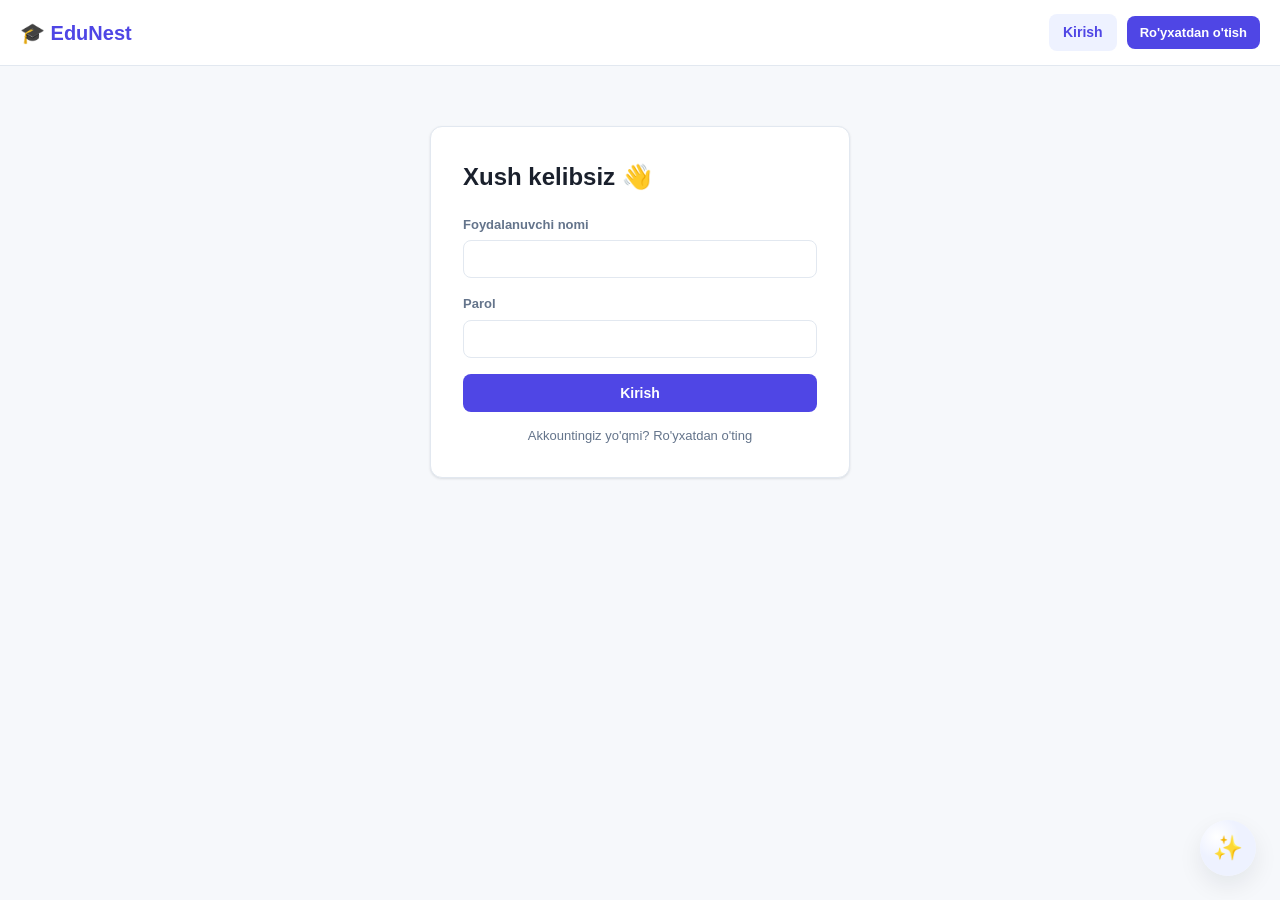
<file: frontend/achievements.html>
<!doctype html>
<html lang="uz">
<head>
  <meta charset="UTF-8" />
  <meta name="viewport" content="width=device-width, initial-scale=1.0" />
  <script>try{if(localStorage.getItem('edunest_theme')==='dark')document.documentElement.classList.add('dark-theme');}catch(e){}</script>
  <title>Yutuqlar — EduNest</title>
  <link rel="stylesheet" href="css/style.css" />
  <style>
    .badge-grid { display: grid; grid-template-columns: repeat(auto-fill, minmax(180px, 1fr)); gap: 16px; margin-top: 16px; }
    .badge-card { background: var(--color-surface); border: 1px solid var(--color-border); border-radius: var(--radius); padding: 20px; text-align: center; }
    .badge-card .icon { font-size: 40px; }
    .badge-card .title { font-weight: 700; margin-top: 8px; }
    .badge-card .desc { font-size: 12px; color: var(--color-text-muted); margin-top: 4px; }
    .badge-card.locked { opacity: 0.4; filter: grayscale(1); }
  </style>
</head>
<body>
  <div id="navbar"></div>

  <div class="app-shell">
    <div id="sidebar"></div>
    <div class="app-main">
      <div class="container">
        <h1 style="margin-top:24px;" data-i18n="achievements_title">🏆 Yutuqlar</h1>
        <p class="muted" data-i18n="achievements_subtitle">Kurslarni tugatib, faol bo'lib, yutuqlar to'plang.</p>

        <h3 style="margin-top:24px;" data-i18n="achievements_earned">✅ Qo'lga kiritilgan</h3>
        <div id="earnedGrid" class="badge-grid"><p class="muted" data-i18n="loading">Yuklanmoqda...</p></div>

        <h3 style="margin-top:24px;" data-i18n="achievements_locked">🔒 Hali ochilmagan</h3>
        <div id="lockedGrid" class="badge-grid"></div>
      </div>

      <div class="footer">© 2026 EduNest — Online Ta'lim Platformasi</div>
    </div>
  </div>

  <script type="module" src="js/pages/achievements.js"></script>
  <script type="module" src="js/ai-chat.js"></script>
</body>
</html>
</file>
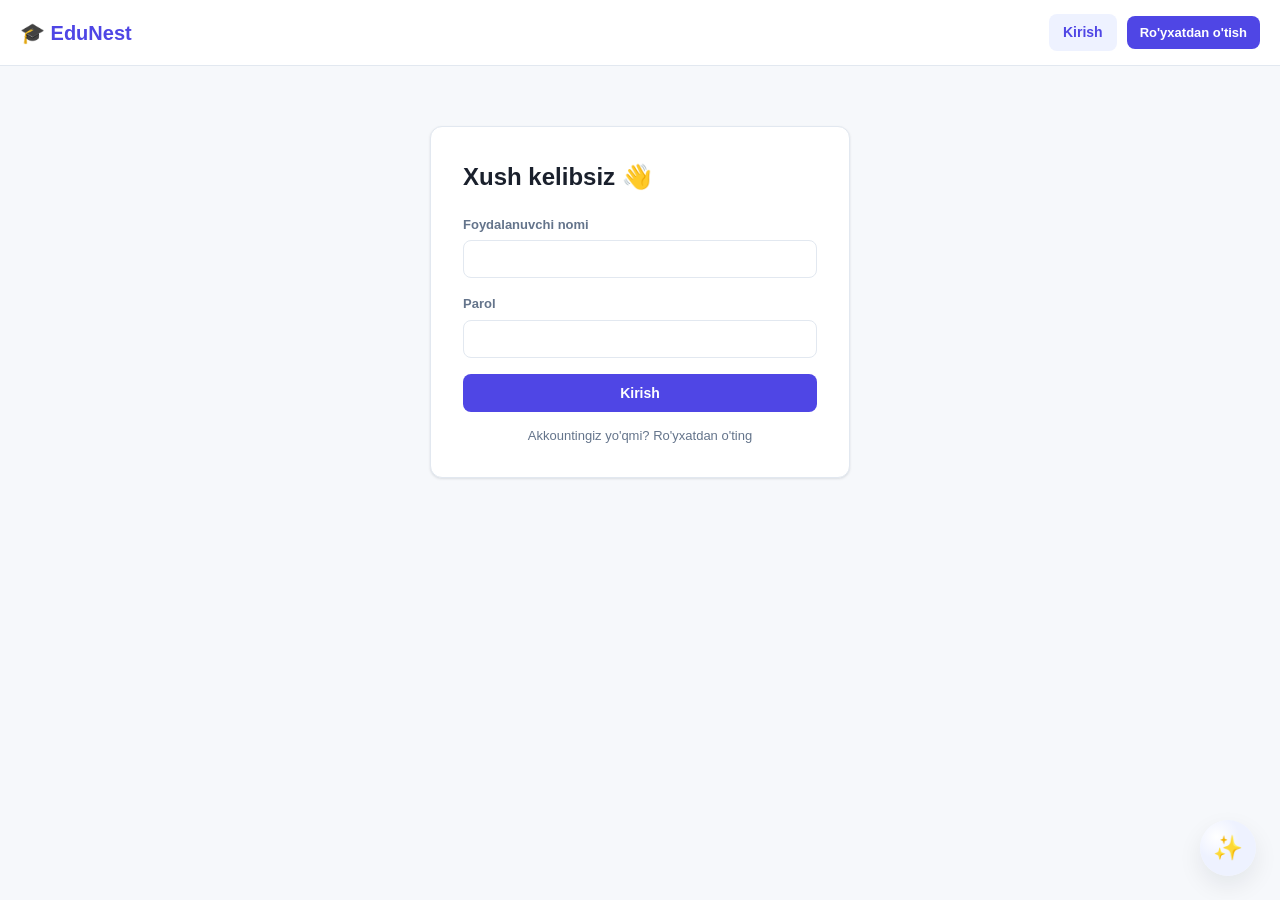
<file: frontend/admin-panel.html>
<!doctype html>
<html lang="uz">
<head>
  <meta charset="UTF-8" />
  <meta name="viewport" content="width=device-width, initial-scale=1.0" />
  <title>Admin Panel — EduNest</title>
  <link rel="stylesheet" href="css/style.css" />
  <style>
    .admin-topbar {
      background: #111827;
      color: #fff;
      padding: 16px 24px;
      display: flex;
      align-items: center;
      justify-content: space-between;
    }
    .admin-topbar .brand { font-weight: 800; font-size: 18px; }
    .admin-topbar .brand span { color: #818cf8; }
    .stats-grid {
      display: grid;
      grid-template-columns: repeat(auto-fit, minmax(160px, 1fr));
      gap: 14px;
      margin: 24px 0;
    }
    .stat-card {
      background: var(--color-surface);
      border: 1px solid var(--color-border);
      border-radius: var(--radius);
      padding: 18px;
      text-align: center;
    }
    .stat-card .value { font-size: 28px; font-weight: 800; color: var(--color-primary); }
    .stat-card .label { font-size: 12px; color: var(--color-text-muted); margin-top: 4px; }
    .admin-tabs { display: flex; gap: 8px; margin: 24px 0 12px; border-bottom: 1px solid var(--color-border); }
    .admin-tab {
      padding: 10px 16px; cursor: pointer; font-weight: 600; color: var(--color-text-muted);
      border-bottom: 2px solid transparent;
    }
    .admin-tab.active { color: var(--color-primary); border-bottom-color: var(--color-primary); }
    table.data-table { width: 100%; border-collapse: collapse; background: var(--color-surface); border-radius: var(--radius); overflow: hidden; }
    table.data-table th, table.data-table td { padding: 10px 14px; text-align: left; border-bottom: 1px solid var(--color-border); font-size: 14px; }
    table.data-table th { background: var(--color-primary-light); color: var(--color-primary-dark); font-size: 12px; text-transform: uppercase; }
    .status-active { color: var(--color-success); font-weight: 700; }
    .status-blocked { color: var(--color-danger); font-weight: 700; }
  </style>
</head>
<body>
  <div class="admin-topbar">
    <div class="brand">🛡️ EduNest <span>Admin</span></div>
    <div><a href="index.html" style="color:#cbd5e1;font-size:13px;margin-right:16px;">← Saytga qaytish</a><button id="logoutBtn" class="btn btn-ghost btn-sm" style="color:#fca5a5;">Chiqish</button></div>
  </div>

  <div class="container">
    <div id="alertBox" style="margin-top:16px;"></div>

    <div id="statsGrid" class="stats-grid"></div>

    <div class="admin-tabs">
      <div class="admin-tab active" data-tab="users">👥 Foydalanuvchilar</div>
      <div class="admin-tab" data-tab="courses">📚 Tasdiqlash kutilyapti</div>
      <div class="admin-tab" data-tab="coupons">🏷️ Chegirma kodlari</div>
    </div>

    <div id="tabUsers"><p class="muted">Yuklanmoqda...</p></div>
    <div id="tabCourses" hidden><p class="muted">Yuklanmoqda...</p></div>
    <div id="tabCoupons" hidden>
      <form id="couponForm" class="panel" style="margin-bottom:16px;">
        <div class="form-row">
          <div class="form-group"><label>Kod</label><input type="text" id="couponCode" placeholder="YANGI20" required style="text-transform:uppercase;" /></div>
          <div class="form-group" style="max-width:140px;"><label>Chegirma %</label><input type="number" id="couponPercent" min="1" max="100" required /></div>
          <div class="form-group" style="max-width:140px;"><label>Maks. ishlatish</label><input type="number" id="couponMaxUses" min="1" placeholder="cheklovsiz" /></div>
        </div>
        <button type="submit" class="btn btn-primary">+ Kod qo'shish</button>
      </form>
      <div id="couponsTable"><p class="muted">Yuklanmoqda...</p></div>
    </div>
  </div>

  <script type="module" src="js/pages/admin-panel.js"></script>
  <script type="module" src="js/ai-chat.js"></script>
</body>
</html>
</file>
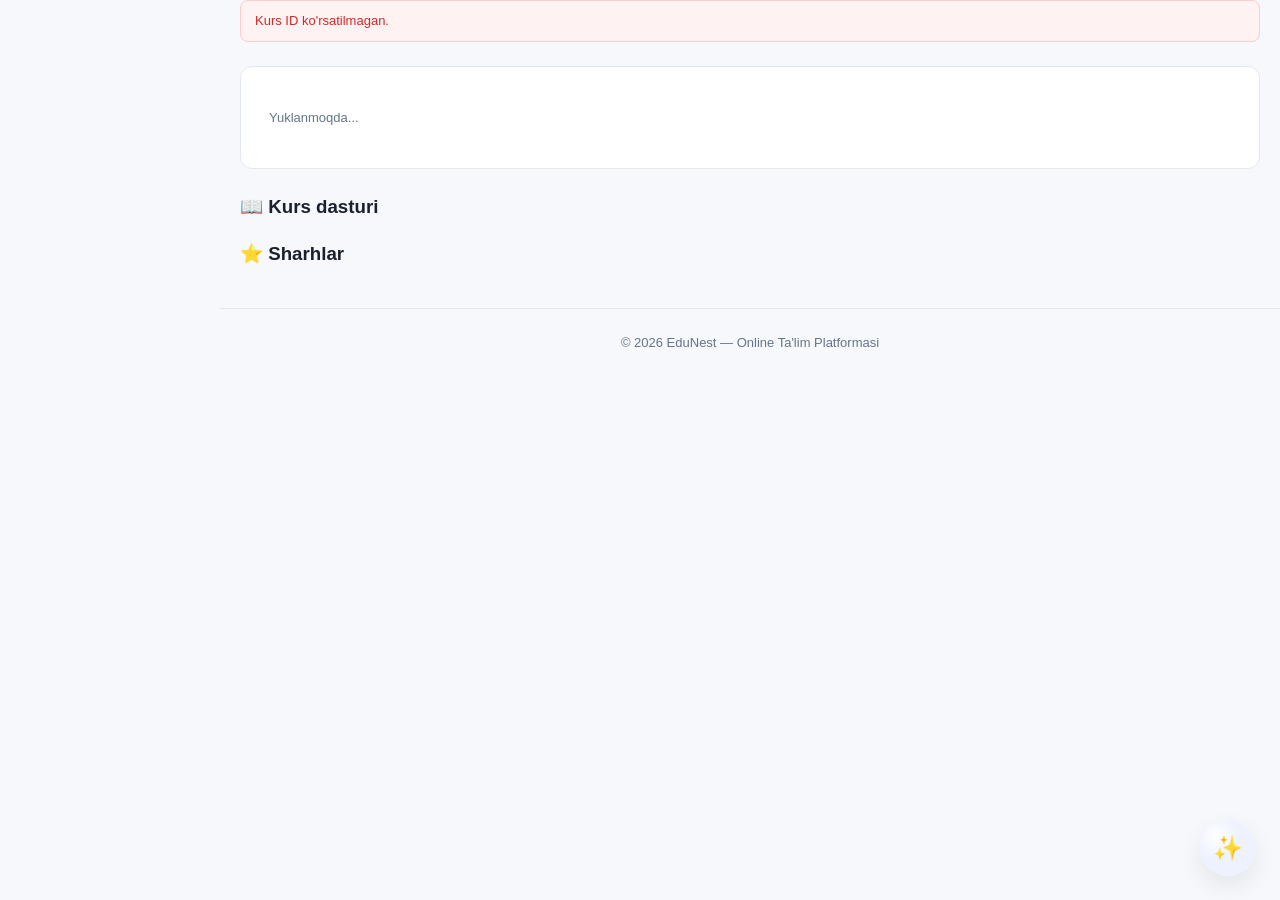
<file: frontend/course.html>
<!doctype html>
<html lang="uz">
<head>
  <meta charset="UTF-8" />
  <meta name="viewport" content="width=device-width, initial-scale=1.0" />
  <script>try{if(localStorage.getItem('edunest_theme')==='dark')document.documentElement.classList.add('dark-theme');}catch(e){}</script>
  <title>Kurs — EduNest</title>
  <link rel="stylesheet" href="css/style.css" />
</head>
<body>
  <div id="navbar"></div>

  <div class="app-shell">
    <div id="sidebar"></div>
    <div class="app-main">
      <div class="container">
        <div id="alertBox"></div>
        <div id="courseHeader" class="course-header">
          <p class="muted" data-i18n="loading">Yuklanmoqda...</p>
        </div>

        <div id="courseDescription"></div>

        <div id="playerPanel" hidden></div>

        <h3 data-i18n="course_program">📖 Kurs dasturi</h3>
        <div id="sectionsList"></div>

        <h3 data-i18n="reviews_title">⭐ Sharhlar</h3>
        <div id="reviewForm"></div>
        <div id="reviewsList"></div>
      </div>

      <div class="footer">© 2026 EduNest — Online Ta'lim Platformasi</div>
    </div>
  </div>

  <script type="module" src="js/pages/course.js"></script>
  <script type="module" src="js/ai-chat.js"></script>
</body>
</html>
</file>
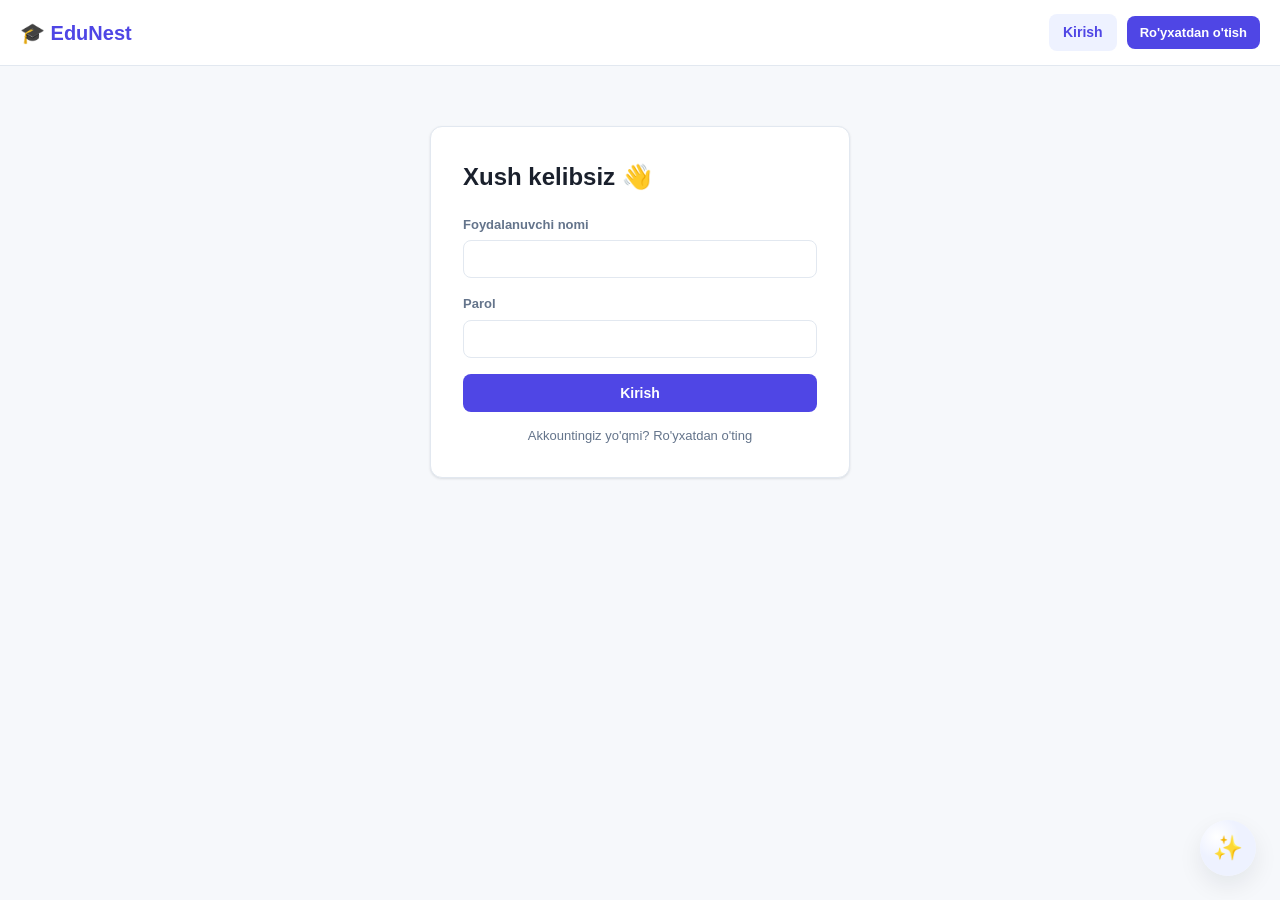
<file: frontend/create-course.html>
<!doctype html>
<html lang="uz">
<head>
  <meta charset="UTF-8" />
  <meta name="viewport" content="width=device-width, initial-scale=1.0" />
  <script>try{if(localStorage.getItem('edunest_theme')==='dark')document.documentElement.classList.add('dark-theme');}catch(e){}</script>
  <title>Kurs yaratish — EduNest</title>
  <link rel="stylesheet" href="css/style.css" />
</head>
<body>
  <div id="navbar"></div>

  <div class="app-shell">
    <div id="sidebar"></div>
    <div class="app-main">
      <div class="auth-wrapper" style="max-width:560px;">
        <h2 data-i18n="create_course_title">Yangi kurs yaratish 📘</h2>
        <p class="muted" data-i18n="create_course_desc">Kurs yaratilgach, admin tasdiqlagandan so'ng u ommaviy ro'yxatda ko'rinadi.</p>
        <div id="alertBox"></div>
        <form id="courseForm">
          <div class="form-group">
            <label for="title" data-i18n="course_name">Kurs nomi</label>
            <input type="text" id="title" required />
          </div>
          <div class="form-group">
            <label for="description" data-i18n="description_label">Tavsif</label>
            <textarea id="description" required></textarea>
          </div>
          <div class="form-row">
            <div class="form-group">
              <label for="price" data-i18n="price_label">Narxi (so'm, 0 = bepul)</label>
              <input type="number" id="price" min="0" step="1000" value="0" required />
            </div>
            <div class="form-group">
              <label for="level" data-i18n="level_label">Daraja</label>
              <select id="level">
                <option value="beginner" data-i18n="level_beginner">Boshlang'ich</option>
                <option value="intermediate" data-i18n="level_intermediate">O'rta</option>
                <option value="advanced" data-i18n="level_advanced">Yuqori</option>
              </select>
            </div>
          </div>
          <div class="form-group">
            <label for="category" data-i18n="category_label">Kategoriya</label>
            <select id="category">
              <option value="" data-i18n="not_selected">Tanlanmagan</option>
            </select>
          </div>
          <button type="submit" class="btn btn-primary btn-block" id="submitBtn" data-i18n="create_course">Kurs yaratish</button>
        </form>
      </div>
    </div>
  </div>

  <script type="module" src="js/pages/create-course.js"></script>
  <script type="module" src="js/ai-chat.js"></script>
</body>
</html>
</file>
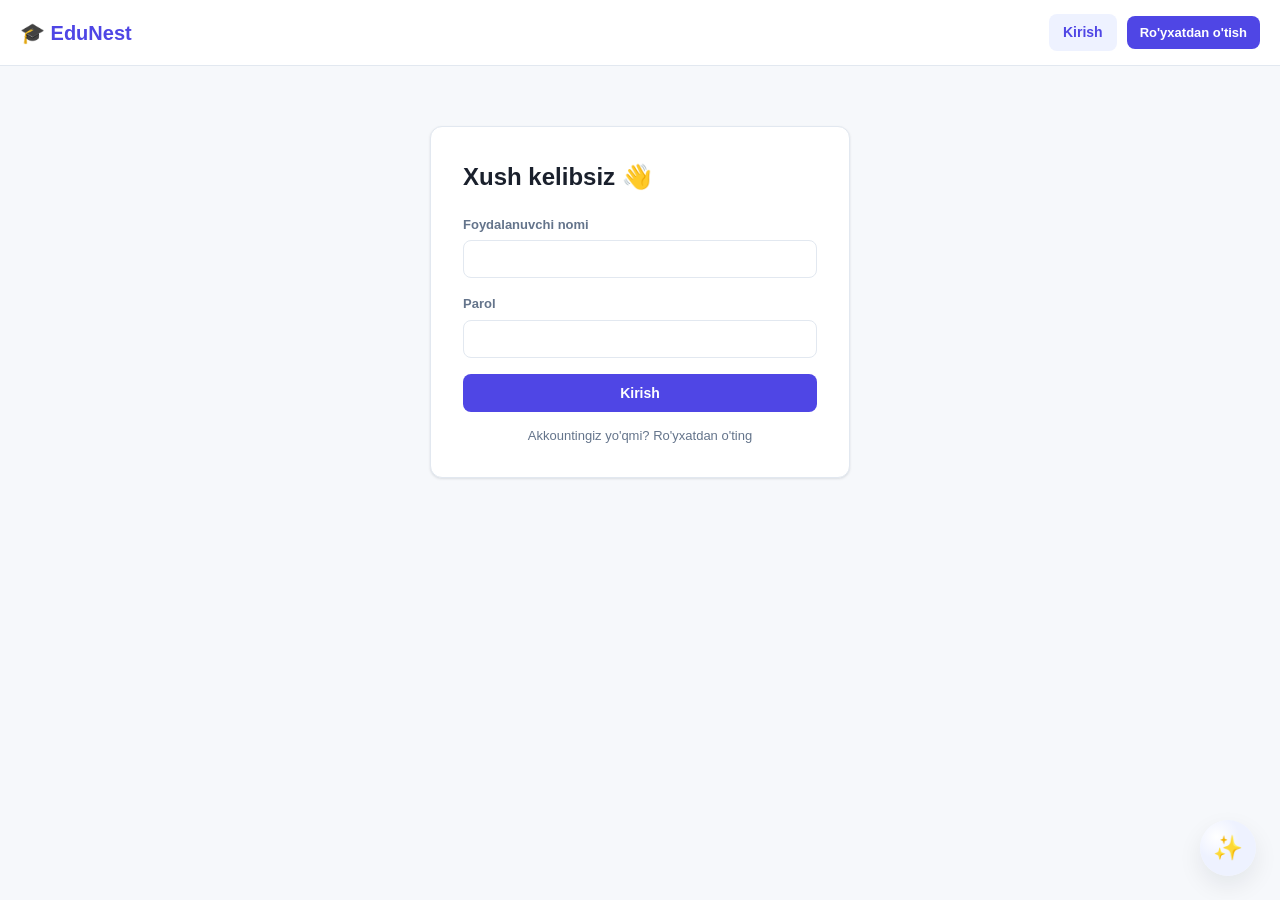
<file: frontend/dashboard.html>
<!doctype html>
<html lang="uz">
<head>
  <meta charset="UTF-8" />
  <meta name="viewport" content="width=device-width, initial-scale=1.0" />
  <script>try{if(localStorage.getItem('edunest_theme')==='dark')document.documentElement.classList.add('dark-theme');}catch(e){}</script>
  <title>Dashboard — EduNest</title>
  <link rel="stylesheet" href="css/style.css" />
</head>
<body>
  <div id="navbar"></div>

  <div class="app-shell">
    <div id="sidebar"></div>
    <div class="app-main">
      <div class="container">
        <div id="alertBox"></div>
        <div class="dashboard-grid">
          <div>
            <div class="panel" id="profilePanel">
              <p class="muted" data-i18n="loading">Yuklanmoqda...</p>
            </div>

            <div class="panel" style="margin-top:16px;" id="referralPanel">
              <h3 data-i18n="referral_title">🤝 Do'stlarni taklif qiling</h3>
              <p class="muted" data-i18n="referral_desc">Havolangiz orqali ro'yxatdan o'tgan har bir do'stingiz uchun yutuq oling.</p>
              <div class="form-group">
                <input type="text" id="referralLinkInput" readonly />
              </div>
              <button id="copyReferralBtn" class="btn btn-outline btn-block" data-i18n="referral_copy">📋 Havolani nusxalash</button>
              <p class="muted" style="margin-top:8px;" id="referralCount"></p>
            </div>

            <div class="panel" style="margin-top:16px;" id="telegramPanel">
              <h3 data-i18n="telegram_title">🤖 Telegram bot</h3>
              <p class="muted" data-i18n="telegram_desc">Bildirishnomalarni Telegram orqali olish uchun akkauntingizni bog'lang.</p>
              <button id="telegramLinkBtn" class="btn btn-primary btn-block" data-i18n="telegram_link_btn">Telegram botga ulash</button>
              <div id="telegramLinkResult"></div>
            </div>
          </div>

          <div>
            <div class="panel">
              <h3 data-i18n="my_courses">📚 Mening kurslarim</h3>
              <div id="myCourses"><p class="muted" data-i18n="loading">Yuklanmoqda...</p></div>
            </div>

            <div class="panel" style="margin-top:16px;">
              <h3 data-i18n="notifications_title">🔔 Bildirishnomalar</h3>
              <div id="notificationsList"><p class="muted" data-i18n="loading">Yuklanmoqda...</p></div>
            </div>

            <div class="panel" style="margin-top:16px;">
              <h3 data-i18n="certificates_title">🎓 Sertifikatlarim</h3>
              <div id="certificatesList"><p class="muted" data-i18n="loading">Yuklanmoqda...</p></div>
            </div>
          </div>
        </div>
      </div>

      <div class="footer">© 2026 EduNest — Online Ta'lim Platformasi</div>
    </div>
  </div>

  <script type="module" src="js/pages/dashboard.js"></script>
  <script type="module" src="js/ai-chat.js"></script>
</body>
</html>
</file>
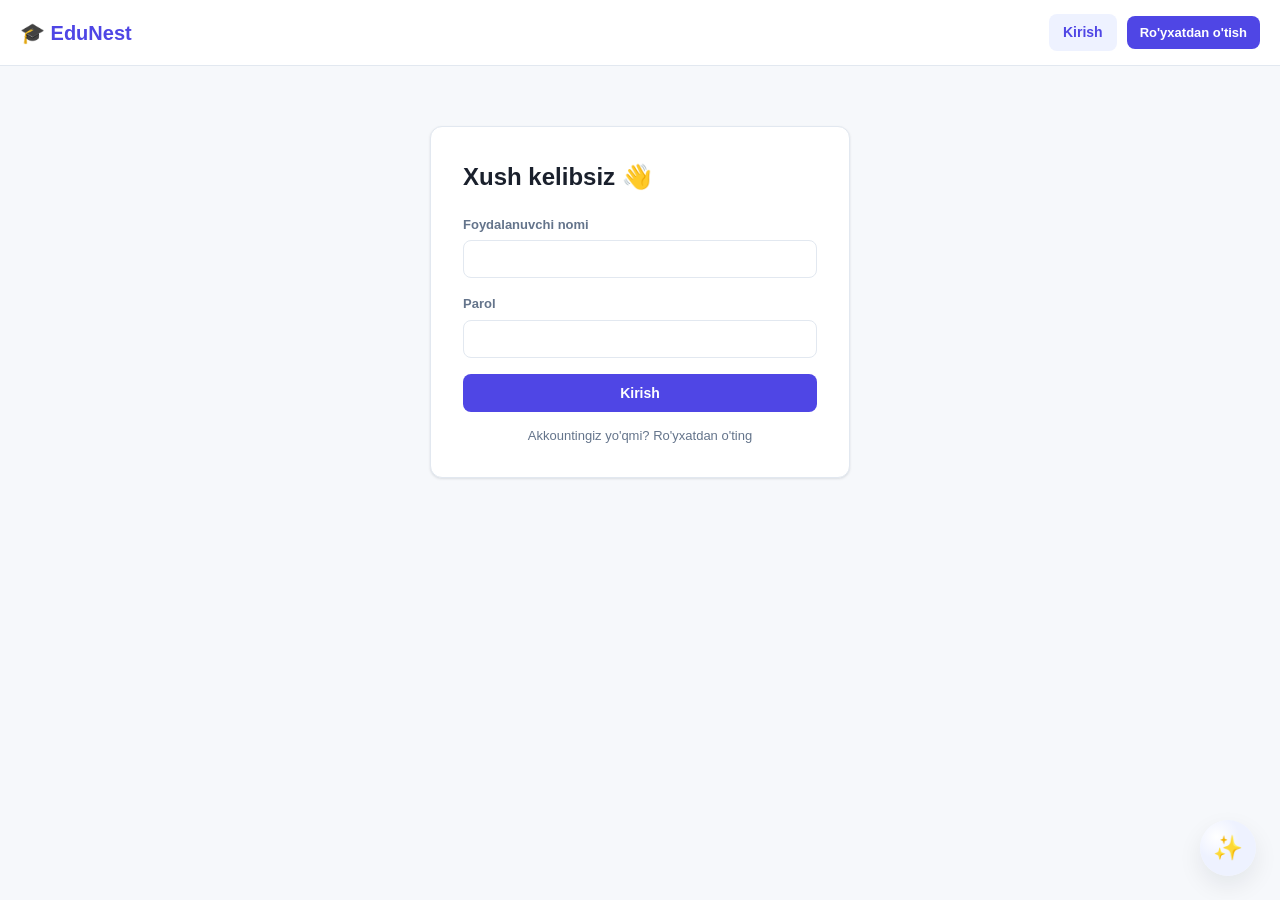
<file: frontend/homework.html>
<!doctype html>
<html lang="uz">
<head>
  <meta charset="UTF-8" />
  <meta name="viewport" content="width=device-width, initial-scale=1.0" />
  <script>try{if(localStorage.getItem('edunest_theme')==='dark')document.documentElement.classList.add('dark-theme');}catch(e){}</script>
  <title>Uy vazifalarim — EduNest</title>
  <link rel="stylesheet" href="css/style.css" />
</head>
<body>
  <div id="navbar"></div>

  <div class="app-shell">
    <div id="sidebar"></div>
    <div class="app-main">
      <div class="container">
        <h1 style="margin-top:24px;" data-i18n="homework_title">📄 Uy vazifalarim</h1>
        <p class="muted" data-i18n="homework_subtitle">Yozilgan kurslaringizdagi barcha uy vazifalari shu yerda.</p>

        <div id="homeworkList" style="margin-top:16px;">
          <p class="muted" data-i18n="loading">Yuklanmoqda...</p>
        </div>
      </div>

      <div class="footer">© 2026 EduNest — Online Ta'lim Platformasi</div>
    </div>
  </div>

  <script type="module" src="js/pages/homework.js"></script>
  <script type="module" src="js/ai-chat.js"></script>
</body>
</html>
</file>
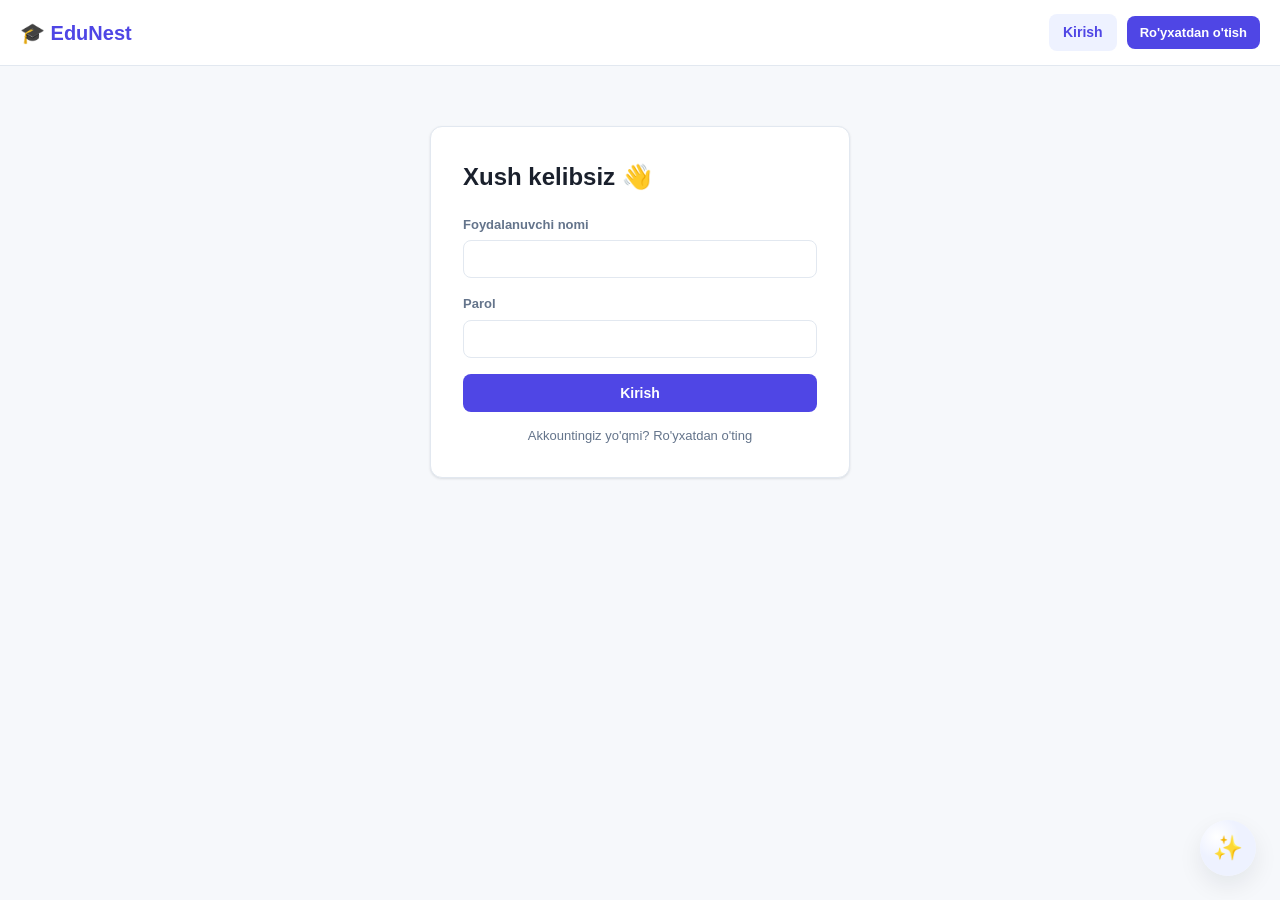
<file: frontend/instructor-stats.html>
<!doctype html>
<html lang="uz">
<head>
  <meta charset="UTF-8" />
  <meta name="viewport" content="width=device-width, initial-scale=1.0" />
  <script>try{if(localStorage.getItem('edunest_theme')==='dark')document.documentElement.classList.add('dark-theme');}catch(e){}</script>
  <title>O'qituvchi statistikasi — EduNest</title>
  <link rel="stylesheet" href="css/style.css" />
  <style>
    .stat-cards { display: grid; grid-template-columns: repeat(auto-fit, minmax(150px, 1fr)); gap: 14px; margin: 20px 0; }
    .stat-card { background: var(--color-surface); border: 1px solid var(--color-border); border-radius: var(--radius); padding: 16px; text-align: center; }
    .stat-card .value { font-size: 24px; font-weight: 800; color: var(--color-primary); }
    .stat-card .label { font-size: 12px; color: var(--color-text-muted); margin-top: 4px; }
    table.data-table { width: 100%; border-collapse: collapse; background: var(--color-surface); border: 1px solid var(--color-border); border-radius: var(--radius); overflow: hidden; margin-top: 16px; }
    table.data-table th, table.data-table td { padding: 10px 14px; text-align: left; border-bottom: 1px solid var(--color-border); font-size: 14px; }
    table.data-table th { background: var(--color-primary-light); color: var(--color-primary-dark); font-size: 12px; text-transform: uppercase; }
  </style>
</head>
<body>
  <div id="navbar"></div>

  <div class="app-shell">
    <div id="sidebar"></div>
    <div class="app-main">
      <div class="container">
        <h1 style="margin-top:24px;" data-i18n="instructor_stats_title">📊 O'qituvchi statistikasi</h1>
        <p class="muted" data-i18n="instructor_stats_subtitle">Sizning kurslaringiz bo'yicha umumiy ko'rsatkichlar.</p>

        <div id="summaryCards" class="stat-cards"></div>
        <div id="coursesTable"><p class="muted" data-i18n="loading">Yuklanmoqda...</p></div>

        <h2 style="margin-top:32px;" data-i18n="homework_submissions_title">📄 Uy vazifalari</h2>
        <div id="submissionsTable"><p class="muted" data-i18n="loading">Yuklanmoqda...</p></div>
      </div>

      <div class="footer">© 2026 EduNest — Online Ta'lim Platformasi</div>
    </div>
  </div>

  <script type="module" src="js/pages/instructor-stats.js"></script>
  <script type="module" src="js/ai-chat.js"></script>
</body>
</html>
</file>
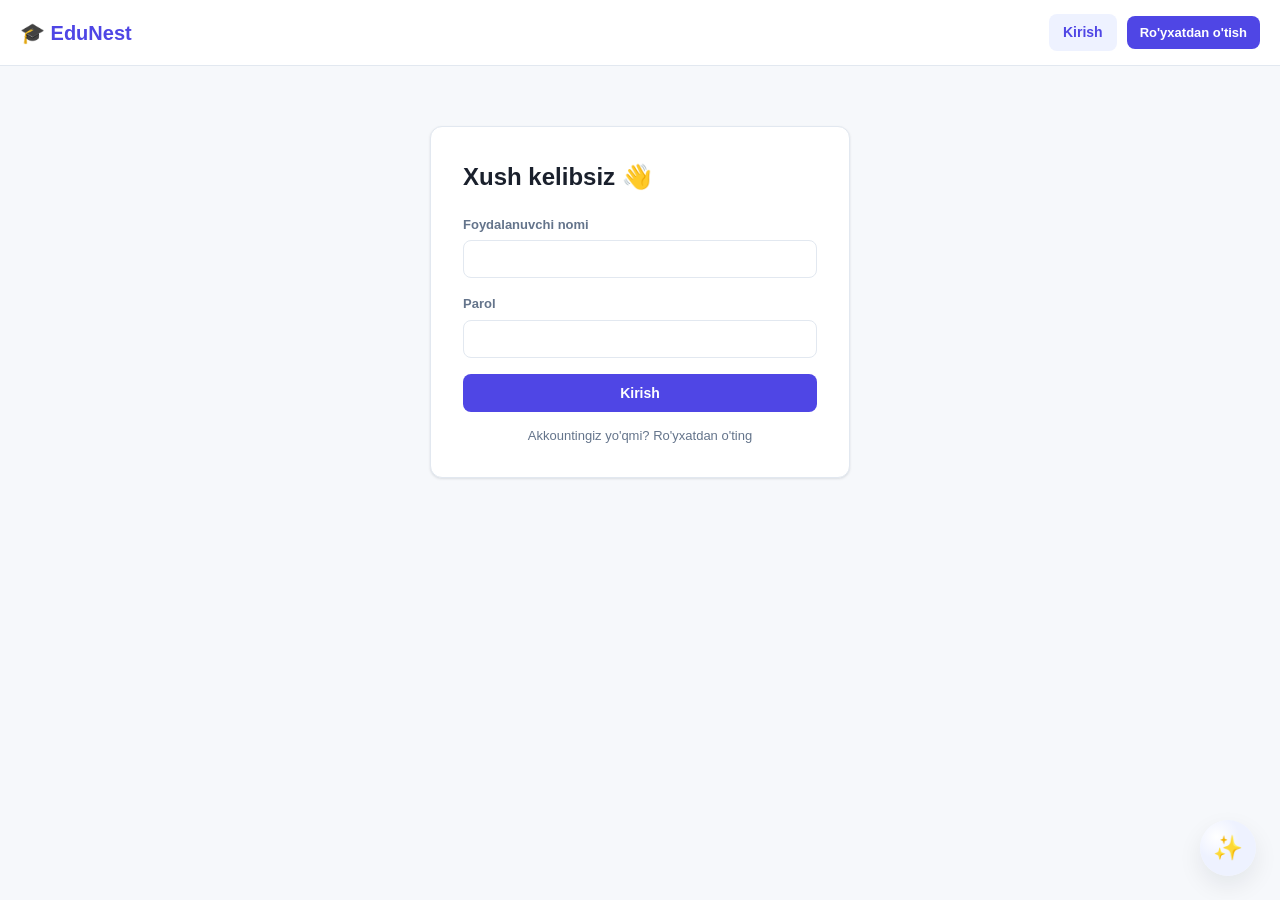
<file: frontend/login.html>
<!doctype html>
<html lang="uz">
<head>
  <meta charset="UTF-8" />
  <meta name="viewport" content="width=device-width, initial-scale=1.0" />
  <script>try{if(localStorage.getItem('edunest_theme')==='dark')document.documentElement.classList.add('dark-theme');}catch(e){}</script>
  <title>Kirish — EduNest</title>
  <link rel="stylesheet" href="css/style.css" />
</head>
<body>
  <div id="navbar"></div>

  <div class="auth-wrapper">
    <h2 data-i18n="welcome_title">Xush kelibsiz 👋</h2>
    <div id="alertBox"></div>
    <form id="loginForm">
      <div class="form-group">
        <label for="username" data-i18n="username_label">Foydalanuvchi nomi</label>
        <input type="text" id="username" required autocomplete="username" />
      </div>
      <div class="form-group">
        <label for="password" data-i18n="password_label">Parol</label>
        <input type="password" id="password" required autocomplete="current-password" />
      </div>
      <button type="submit" class="btn btn-primary btn-block" id="submitBtn" data-i18n="login_btn">Kirish</button>
    </form>
    <div class="form-footer">
      <span data-i18n="no_account">Akkountingiz yo'qmi?</span> <a href="register.html" data-i18n="register_link">Ro'yxatdan o'ting</a>
    </div>
  </div>

  <script type="module" src="js/pages/login.js"></script>
  <script type="module" src="js/ai-chat.js"></script>
</body>
</html>
</file>
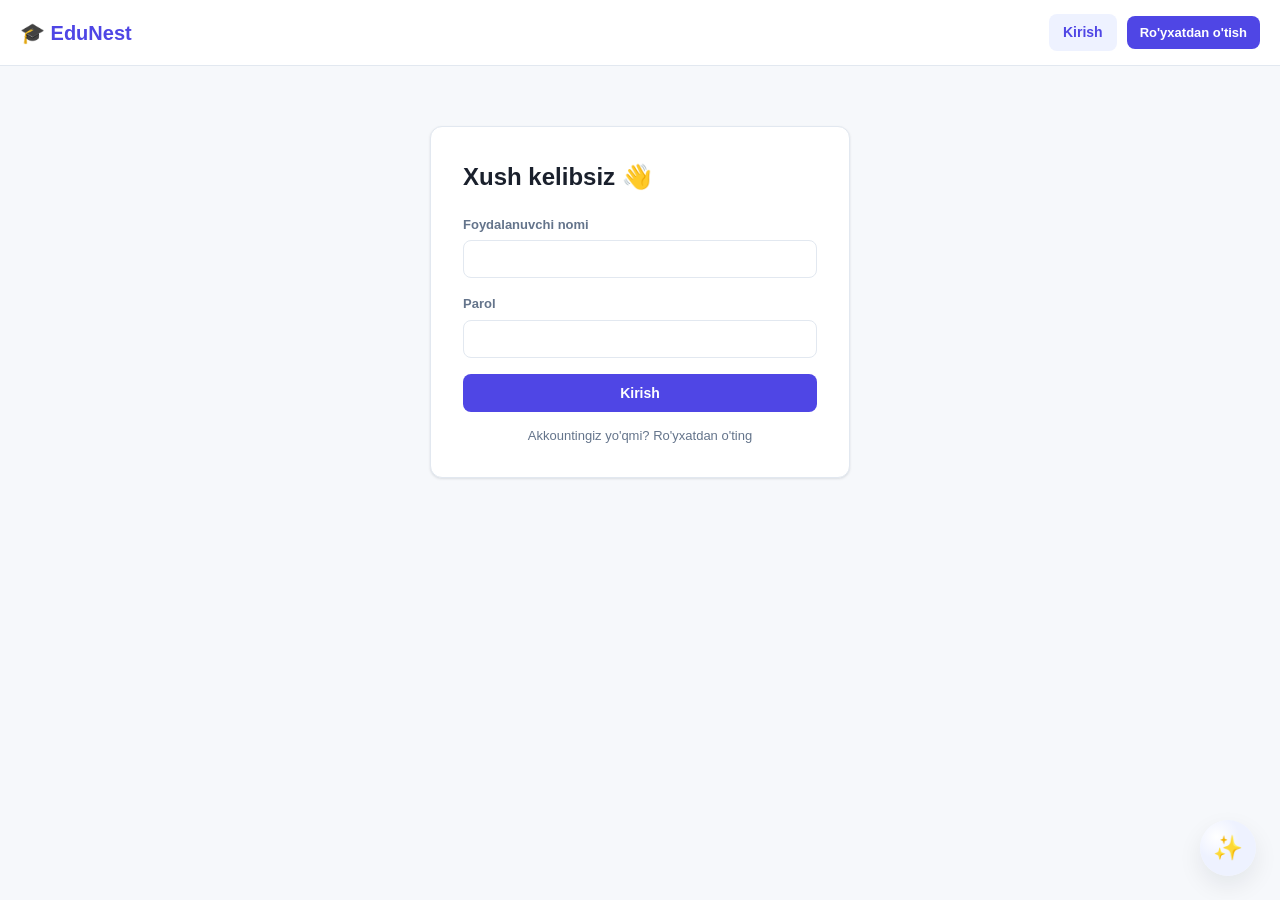
<file: frontend/payments.html>
<!doctype html>
<html lang="uz">
<head>
  <meta charset="UTF-8" />
  <meta name="viewport" content="width=device-width, initial-scale=1.0" />
  <script>try{if(localStorage.getItem('edunest_theme')==='dark')document.documentElement.classList.add('dark-theme');}catch(e){}</script>
  <title>To'lovlarim — EduNest</title>
  <link rel="stylesheet" href="css/style.css" />
</head>
<body>
  <div id="navbar"></div>

  <div class="app-shell">
    <div id="sidebar"></div>
    <div class="app-main">
      <div class="container">
        <h1 style="margin-top:24px;" data-i18n="payments_title">💳 To'lovlarim</h1>
        <p class="muted" data-i18n="payments_subtitle">Pullik kurslar uchun barcha to'lovlaringiz tarixi.</p>

        <div id="paymentsList" class="panel" style="margin-top:16px;">
          <p class="muted" data-i18n="loading">Yuklanmoqda...</p>
        </div>
      </div>

      <div class="footer">© 2026 EduNest — Online Ta'lim Platformasi</div>
    </div>
  </div>

  <script type="module" src="js/pages/payments.js"></script>
  <script type="module" src="js/ai-chat.js"></script>
</body>
</html>
</file>
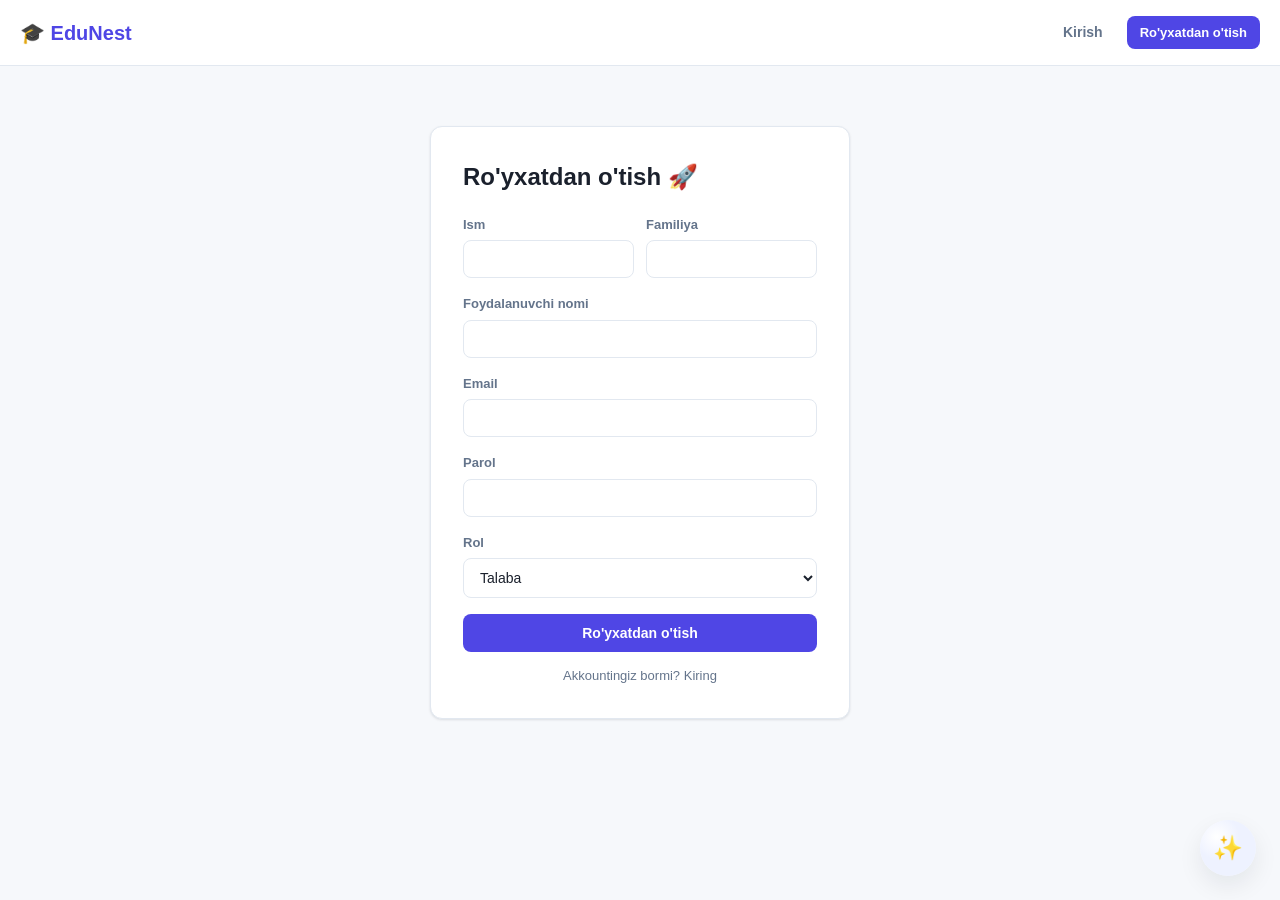
<file: frontend/register.html>
<!doctype html>
<html lang="uz">
<head>
  <meta charset="UTF-8" />
  <meta name="viewport" content="width=device-width, initial-scale=1.0" />
  <script>try{if(localStorage.getItem('edunest_theme')==='dark')document.documentElement.classList.add('dark-theme');}catch(e){}</script>
  <title>Ro'yxatdan o'tish — EduNest</title>
  <link rel="stylesheet" href="css/style.css" />
</head>
<body>
  <div id="navbar"></div>

  <div class="auth-wrapper">
    <h2 data-i18n="register_title">Ro'yxatdan o'tish 🚀</h2>
    <div id="alertBox"></div>
    <form id="registerForm">
      <div class="form-row">
        <div class="form-group">
          <label for="firstName" data-i18n="first_name">Ism</label>
          <input type="text" id="firstName" />
        </div>
        <div class="form-group">
          <label for="lastName" data-i18n="last_name">Familiya</label>
          <input type="text" id="lastName" />
        </div>
      </div>
      <div class="form-group">
        <label for="username" data-i18n="username_label">Foydalanuvchi nomi</label>
        <input type="text" id="username" required autocomplete="username" />
      </div>
      <div class="form-group">
        <label for="email" data-i18n="email_label">Email</label>
        <input type="email" id="email" required autocomplete="email" />
      </div>
      <div class="form-group">
        <label for="password" data-i18n="password_label">Parol</label>
        <input type="password" id="password" required autocomplete="new-password" />
      </div>
      <div class="form-group">
        <label for="role" data-i18n="role_label">Rol</label>
        <select id="role">
          <option value="student" data-i18n="role_student">Talaba</option>
          <option value="instructor" data-i18n="role_instructor">O'qituvchi</option>
        </select>
      </div>
      <button type="submit" class="btn btn-primary btn-block" id="submitBtn" data-i18n="register_btn">Ro'yxatdan o'tish</button>
    </form>
    <div class="form-footer">
      <span data-i18n="have_account">Akkountingiz bormi?</span> <a href="login.html" data-i18n="login_link">Kiring</a>
    </div>
  </div>

  <script type="module" src="js/pages/register.js"></script>
  <script type="module" src="js/ai-chat.js"></script>
</body>
</html>
</file>
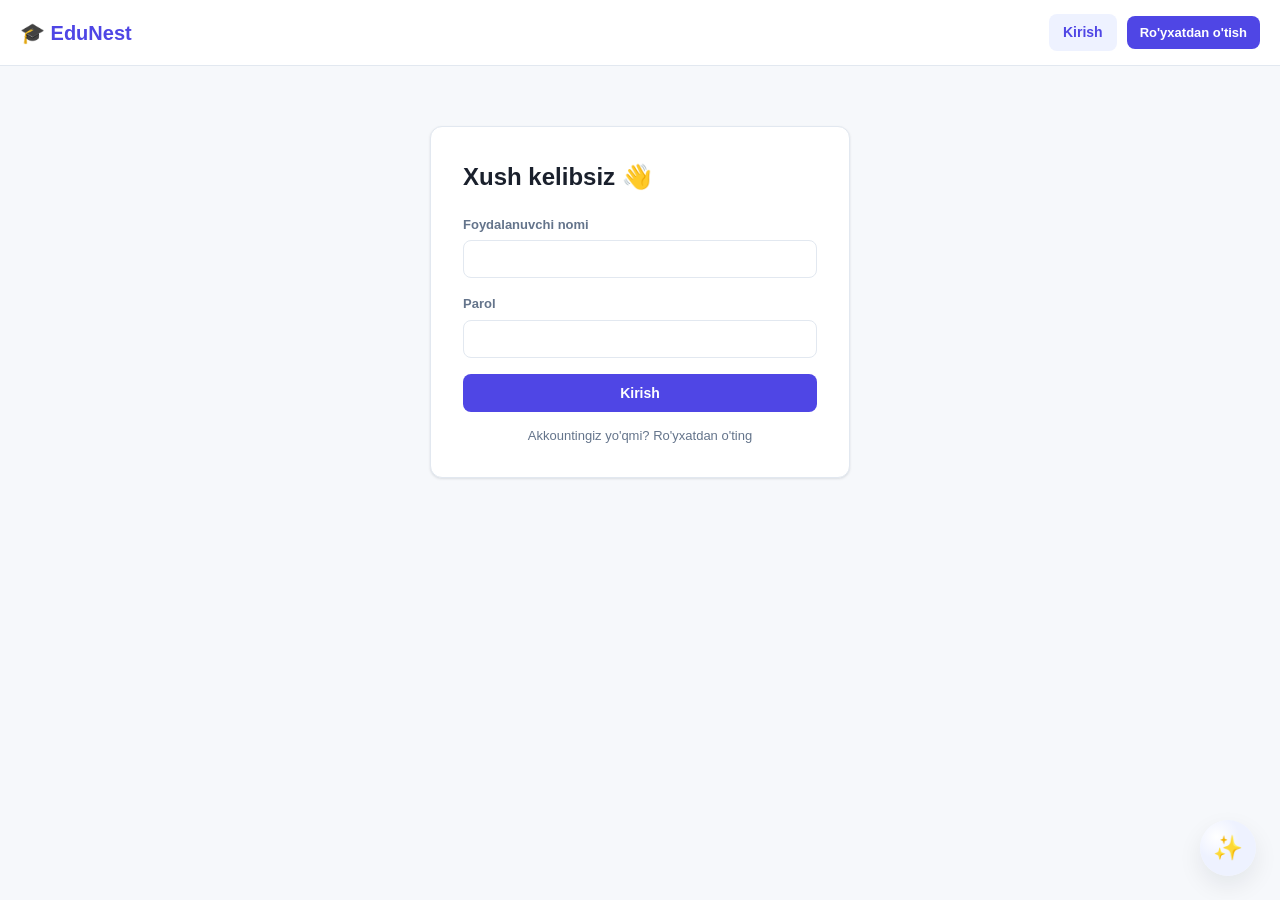
<file: frontend/wishlist.html>
<!doctype html>
<html lang="uz">
<head>
  <meta charset="UTF-8" />
  <meta name="viewport" content="width=device-width, initial-scale=1.0" />
  <script>try{if(localStorage.getItem('edunest_theme')==='dark')document.documentElement.classList.add('dark-theme');}catch(e){}</script>
  <title>Sevimlilar — EduNest</title>
  <link rel="stylesheet" href="css/style.css" />
</head>
<body>
  <div id="navbar"></div>

  <div class="app-shell">
    <div id="sidebar"></div>
    <div class="app-main">
      <div class="container">
        <h1 style="margin-top:24px;" data-i18n="wishlist_title">♥ Sevimlilar</h1>
        <p class="muted" data-i18n="wishlist_subtitle">Keyinroq ko'rish uchun belgilab qo'ygan kurslaringiz.</p>

        <div id="wishlistGrid" class="grid">
          <p class="muted" data-i18n="loading">Yuklanmoqda...</p>
        </div>
      </div>

      <div class="footer">© 2026 EduNest — Online Ta'lim Platformasi</div>
    </div>
  </div>

  <script type="module" src="js/pages/wishlist.js"></script>
  <script type="module" src="js/ai-chat.js"></script>
</body>
</html>
</file>
<file: frontend/css/style.css>
:root {
  --color-bg: #f6f8fb;
  --color-surface: #ffffff;
  --color-border: #e2e8f0;
  --color-text: #1a202c;
  --color-text-muted: #64748b;
  --color-primary: #4f46e5;
  --color-primary-dark: #4338ca;
  --color-primary-light: #eef2ff;
  --color-success: #16a34a;
  --color-danger: #dc2626;
  --color-warning: #d97706;
  --radius: 12px;
  --shadow: 0 1px 3px rgba(15, 23, 42, 0.08), 0 1px 2px rgba(15, 23, 42, 0.04);
  --shadow-lg: 0 10px 25px rgba(15, 23, 42, 0.08);
  --font: -apple-system, BlinkMacSystemFont, "Segoe UI", Roboto, "Helvetica Neue", Arial, sans-serif;
}

html.dark-theme {
  --color-bg: #0f172a;
  --color-surface: #1e293b;
  --color-border: #334155;
  --color-text: #e2e8f0;
  --color-text-muted: #94a3b8;
  --color-primary: #818cf8;
  --color-primary-dark: #a5b4fc;
  --color-primary-light: #1e2a4a;
  --color-success: #34d399;
  --color-danger: #f87171;
  --color-warning: #fbbf24;
  --shadow: 0 1px 3px rgba(0, 0, 0, 0.3), 0 1px 2px rgba(0, 0, 0, 0.2);
  --shadow-lg: 0 10px 25px rgba(0, 0, 0, 0.4);
}

* { box-sizing: border-box; }

body {
  margin: 0;
  font-family: var(--font);
  background: var(--color-bg);
  color: var(--color-text);
  line-height: 1.5;
}

a { color: inherit; text-decoration: none; }

.container {
  max-width: 1120px;
  margin: 0 auto;
  padding: 0 20px;
}

/* --- Navbar --- */
.navbar {
  display: flex;
  align-items: center;
  justify-content: space-between;
  gap: 16px;
  padding: 14px 20px;
  background: var(--color-surface);
  border-bottom: 1px solid var(--color-border);
  position: sticky;
  top: 0;
  z-index: 20;
  flex-wrap: wrap;
}

.navbar-brand {
  font-size: 20px;
  font-weight: 800;
  color: var(--color-primary);
}

.navbar-links {
  display: flex;
  gap: 4px;
  flex: 1;
  justify-content: center;
  flex-wrap: wrap;
}

.nav-link {
  padding: 8px 14px;
  border-radius: 8px;
  color: var(--color-text-muted);
  font-weight: 600;
  font-size: 14px;
}

.nav-link:hover { background: var(--color-primary-light); color: var(--color-primary); }
.nav-link.active { background: var(--color-primary-light); color: var(--color-primary); }

.navbar-auth {
  display: flex;
  align-items: center;
  gap: 10px;
}

.navbar-user {
  font-size: 14px;
  font-weight: 600;
  color: var(--color-text-muted);
}

.navbar-streak {
  font-size: 13px;
  font-weight: 700;
  color: var(--color-warning);
  background: #fffbeb;
  padding: 4px 10px;
  border-radius: 999px;
}

.bell-btn {
  position: relative;
  font-size: 18px;
  padding: 4px 6px;
  border-radius: 8px;
  background: transparent;
  border: none;
  cursor: pointer;
}

.bell-btn:hover { background: var(--color-primary-light); }

.bell-badge {
  position: absolute;
  top: -2px;
  right: -2px;
  background: var(--color-danger);
  color: #fff;
  font-size: 10px;
  font-weight: 800;
  min-width: 16px;
  height: 16px;
  border-radius: 999px;
  display: flex;
  align-items: center;
  justify-content: center;
  padding: 0 3px;
}

.bell-wrap, .avatar-wrap { position: relative; }

.bell-dropdown {
  position: absolute;
  top: calc(100% + 8px);
  right: 0;
  width: 320px;
  max-width: calc(100vw - 32px);
  background: var(--color-surface);
  border: 1px solid var(--color-border);
  border-radius: var(--radius);
  box-shadow: var(--shadow-lg);
  z-index: 50;
  overflow: hidden;
}

.notif-header {
  display: flex;
  align-items: center;
  justify-content: space-between;
  padding: 14px 16px 8px;
  font-weight: 800;
  font-size: 15px;
}

.notif-mark-all {
  background: none;
  border: none;
  color: var(--color-primary);
  font-size: 12px;
  font-weight: 700;
  cursor: pointer;
}

.notif-tabs {
  display: flex;
  gap: 6px;
  padding: 0 16px 10px;
  border-bottom: 1px solid var(--color-border);
}

.notif-tab {
  background: var(--color-bg);
  border: 1px solid var(--color-border);
  border-radius: 999px;
  padding: 5px 12px;
  font-size: 12px;
  font-weight: 700;
  color: var(--color-text-muted);
  cursor: pointer;
}

.notif-tab.active { background: var(--color-primary); color: #fff; border-color: var(--color-primary); }

.notif-list { max-height: 360px; overflow-y: auto; }

.notif-section-label {
  padding: 10px 16px 4px;
  font-size: 11px;
  font-weight: 800;
  letter-spacing: 0.04em;
  color: var(--color-text-muted);
  text-transform: uppercase;
}

.notif-item {
  display: flex;
  gap: 10px;
  align-items: flex-start;
  padding: 10px 16px;
  position: relative;
}

.notif-item.unread { background: var(--color-primary-light); }
.notif-icon { font-size: 18px; flex-shrink: 0; }
.notif-body { flex: 1; min-width: 0; }
.notif-text { font-size: 13px; line-height: 1.4; }
.notif-time { font-size: 11px; color: var(--color-text-muted); margin-top: 2px; }
.notif-dot { width: 8px; height: 8px; border-radius: 50%; background: var(--color-success); flex-shrink: 0; margin-top: 4px; }

/* --- Avatar --- */
.navbar-avatar {
  width: 32px;
  height: 32px;
  border-radius: 50%;
  background: var(--color-primary);
  color: #fff;
  display: flex;
  align-items: center;
  justify-content: center;
  font-weight: 800;
  font-size: 14px;
  overflow: hidden;
  flex-shrink: 0;
  border: none;
  cursor: pointer;
  padding: 0;
}

.navbar-avatar img { width: 100%; height: 100%; object-fit: cover; }
.navbar-avatar-lg { width: 44px; height: 44px; font-size: 18px; }

.avatar-dropdown {
  position: absolute;
  top: calc(100% + 8px);
  right: 0;
  width: 240px;
  background: var(--color-surface);
  border: 1px solid var(--color-border);
  border-radius: var(--radius);
  box-shadow: var(--shadow-lg);
  z-index: 50;
  overflow: hidden;
  padding: 8px;
}

.avatar-dropdown-header {
  display: flex;
  align-items: center;
  gap: 10px;
  padding: 8px 8px 12px;
  border-bottom: 1px solid var(--color-border);
  margin-bottom: 6px;
}

.avatar-dropdown-name { font-weight: 700; font-size: 14px; }

.avatar-menu-item {
  display: flex;
  align-items: center;
  justify-content: space-between;
  width: 100%;
  gap: 8px;
  padding: 9px 10px;
  border-radius: 8px;
  font-size: 14px;
  font-weight: 600;
  color: var(--color-text);
  background: transparent;
  border: none;
  text-align: left;
  cursor: pointer;
}

.avatar-menu-item:hover { background: var(--color-primary-light); }
.avatar-menu-danger { color: var(--color-danger); }
.avatar-menu-danger:hover { background: #fef2f2; }

.lang-item { cursor: default; }
.lang-item:hover { background: transparent; }
.lang-buttons { display: flex; gap: 4px; }
.lang-btn {
  border: 1px solid var(--color-border);
  background: var(--color-bg);
  border-radius: 6px;
  padding: 3px 7px;
  font-size: 11px;
  font-weight: 800;
  cursor: pointer;
  color: var(--color-text-muted);
}
.lang-btn.active { background: var(--color-primary); color: #fff; border-color: var(--color-primary); }

/* --- App shell / Sidebar --- */
.app-shell {
  display: flex;
  align-items: flex-start;
}

#sidebar {
  width: 220px;
  flex-shrink: 0;
  position: sticky;
  top: 70px;
  padding: 20px 0;
}

.sidebar-inner {
  display: flex;
  flex-direction: column;
  gap: 4px;
  padding: 0 12px;
}

.sidebar-link {
  display: flex;
  align-items: center;
  gap: 10px;
  padding: 10px 14px;
  border-radius: 10px;
  font-weight: 600;
  font-size: 14px;
  color: var(--color-text-muted);
}

.sidebar-link:hover { background: var(--color-primary-light); color: var(--color-primary); }
.sidebar-link.active { background: var(--color-primary-light); color: var(--color-primary); font-weight: 800; }

.app-main { flex: 1; min-width: 0; }

@media (max-width: 860px) {
  .app-shell { flex-direction: column; }
  #sidebar { width: 100%; position: static; padding: 8px 0; }
  .sidebar-inner { flex-direction: row; overflow-x: auto; padding: 0 16px; }
  .sidebar-link span { display: none; }
}

/* --- Buttons --- */
.btn {
  display: inline-flex;
  align-items: center;
  justify-content: center;
  gap: 6px;
  padding: 10px 18px;
  border-radius: 8px;
  border: 1px solid transparent;
  font-weight: 600;
  font-size: 14px;
  cursor: pointer;
  transition: all 0.15s ease;
}

.btn-primary { background: var(--color-primary); color: #fff; }
.btn-primary:hover { background: var(--color-primary-dark); }
.btn-primary:disabled { opacity: 0.6; cursor: not-allowed; }

.btn-outline { background: transparent; border-color: var(--color-border); color: var(--color-text); }
.btn-outline:hover { border-color: var(--color-primary); color: var(--color-primary); }

.btn-ghost { background: transparent; color: var(--color-text-muted); }
.btn-ghost:hover { color: var(--color-danger); }

.btn-sm { padding: 6px 12px; font-size: 13px; }
.btn-block { width: 100%; }

/* --- Hero --- */
.hero {
  padding: 56px 0 32px;
  text-align: center;
}

.hero h1 {
  font-size: 34px;
  margin: 0 0 10px;
}

.hero p {
  color: var(--color-text-muted);
  font-size: 16px;
  max-width: 560px;
  margin: 0 auto;
}

/* --- Filters --- */
.filters {
  display: flex;
  gap: 10px;
  flex-wrap: wrap;
  margin: 24px 0;
}

.filters input, .filters select {
  padding: 10px 14px;
  border-radius: 14px;
  border: 1px solid var(--color-border);
  font-size: 14px;
  background: var(--color-surface);
  color: var(--color-text);
}

.filters select {
  appearance: none;
  -webkit-appearance: none;
  padding-right: 34px;
  background-image: url("data:image/svg+xml;utf8,<svg xmlns='http://www.w3.org/2000/svg' width='14' height='14' viewBox='0 0 24 24' fill='none' stroke='%2364748b' stroke-width='2.5' stroke-linecap='round' stroke-linejoin='round'><polyline points='6 9 12 15 18 9'/></svg>");
  background-repeat: no-repeat;
  background-position: right 12px center;
  cursor: pointer;
}

.filters input { flex: 1; min-width: 220px; }

/* --- Cards / Grid --- */
.grid {
  display: grid;
  grid-template-columns: repeat(auto-fill, minmax(260px, 1fr));
  gap: 20px;
  margin: 20px 0 40px;
}

.card {
  background: var(--color-surface);
  border: 1px solid var(--color-border);
  border-radius: var(--radius);
  overflow: hidden;
  box-shadow: var(--shadow);
  transition: transform 0.15s ease, box-shadow 0.15s ease;
  display: flex;
  flex-direction: column;
}

.card:hover { transform: translateY(-3px); box-shadow: var(--shadow-lg); }

.card-cover {
  height: 140px;
  background: linear-gradient(135deg, var(--color-primary), #818cf8);
  display: flex;
  align-items: center;
  justify-content: center;
  font-size: 34px;
  color: #fff;
}

.card-body { padding: 16px; display: flex; flex-direction: column; gap: 8px; flex: 1; }

.card-title { font-size: 16px; font-weight: 700; margin: 0; }

.card-meta { display: flex; align-items: center; gap: 8px; font-size: 13px; color: var(--color-text-muted); flex-wrap: wrap; }

.card-footer { display: flex; align-items: center; justify-content: space-between; margin-top: auto; padding-top: 8px; }

.price { font-weight: 800; color: var(--color-primary); }
.price.free { color: var(--color-success); }

.badge {
  display: inline-block;
  padding: 3px 9px;
  border-radius: 999px;
  font-size: 12px;
  font-weight: 700;
  background: var(--color-primary-light);
  color: var(--color-primary);
}

.badge.level-beginner { background: #ecfdf5; color: var(--color-success); }
.badge.level-intermediate { background: #fffbeb; color: var(--color-warning); }
.badge.level-advanced { background: #fef2f2; color: var(--color-danger); }

.rating { color: var(--color-warning); font-weight: 700; font-size: 13px; }

/* --- Forms / Auth --- */
.auth-wrapper {
  max-width: 420px;
  margin: 60px auto;
  padding: 32px;
  background: var(--color-surface);
  border: 1px solid var(--color-border);
  border-radius: var(--radius);
  box-shadow: var(--shadow);
}

.auth-wrapper h2 { margin-top: 0; }

.form-group { margin-bottom: 16px; }

.form-group label {
  display: block;
  font-size: 13px;
  font-weight: 600;
  margin-bottom: 6px;
  color: var(--color-text-muted);
}

.form-group input,
.form-group select,
.form-group textarea {
  width: 100%;
  padding: 10px 12px;
  border-radius: 8px;
  border: 1px solid var(--color-border);
  font-size: 14px;
  font-family: inherit;
  background: var(--color-surface);
  color: var(--color-text);
}

.form-group textarea { resize: vertical; min-height: 90px; }

.form-row { display: flex; gap: 12px; }
.form-row .form-group { flex: 1; }

.form-footer {
  margin-top: 14px;
  font-size: 13px;
  color: var(--color-text-muted);
  text-align: center;
}

.alert {
  padding: 10px 14px;
  border-radius: 8px;
  font-size: 13px;
  margin-bottom: 16px;
}

.alert-error { background: #fef2f2; color: var(--color-danger); border: 1px solid #fecaca; }
.alert-success { background: #ecfdf5; color: var(--color-success); border: 1px solid #a7f3d0; }
.alert-info { background: var(--color-primary-light); color: var(--color-primary); border: 1px solid #c7d2fe; }

/* --- Course detail --- */
.course-header {
  background: var(--color-surface);
  border: 1px solid var(--color-border);
  border-radius: var(--radius);
  padding: 28px;
  margin: 24px 0;
  display: flex;
  flex-wrap: wrap;
  gap: 20px;
  align-items: flex-start;
  justify-content: space-between;
}

.course-header-info { flex: 1; min-width: 260px; }
.course-header h1 { margin: 8px 0; font-size: 26px; }

.course-actions { display: flex; flex-direction: column; gap: 10px; min-width: 180px; align-items: stretch; }

.section-block {
  background: var(--color-surface);
  border: 1px solid var(--color-border);
  border-radius: var(--radius);
  margin-bottom: 12px;
  overflow: hidden;
}

.section-title {
  padding: 14px 18px;
  font-weight: 700;
  background: var(--color-primary-light);
  color: var(--color-primary-dark);
}

.lesson-item {
  padding: 12px 18px;
  border-top: 1px solid var(--color-border);
  display: flex;
  align-items: center;
  gap: 10px;
  font-size: 14px;
}

.lesson-item.clickable { cursor: pointer; }
.lesson-item.clickable:hover { background: var(--color-primary-light); }
.lesson-item.watched { color: var(--color-success); }
.lesson-item.active { background: var(--color-primary-light); font-weight: 700; }

.quiz-row {
  padding: 12px 18px;
  border-top: 1px solid var(--color-border);
  display: flex;
  align-items: center;
  justify-content: space-between;
  background: #fffbeb;
}

/* --- Player panel --- */
.player-panel {
  background: var(--color-surface);
  border: 1px solid var(--color-border);
  border-radius: var(--radius);
  padding: 20px;
  margin: 16px 0;
  box-shadow: var(--shadow);
}

.player-panel .video-wrapper {
  position: relative;
  width: 100%;
  padding-top: 56.25%; /* 16:9 */
  border-radius: 8px;
  overflow: hidden;
  background: #000;
}

.player-panel .video-wrapper iframe {
  position: absolute;
  top: 0; left: 0; width: 100%; height: 100%; border: 0;
}

/* --- Quiz --- */
.quiz-question {
  padding: 14px 0;
  border-bottom: 1px solid var(--color-border);
}

.quiz-question:last-child { border-bottom: none; }

.quiz-question p { font-weight: 600; margin: 0 0 8px; }

.quiz-option {
  display: flex;
  align-items: center;
  gap: 8px;
  padding: 6px 0;
  font-size: 14px;
}

.quiz-result-box {
  text-align: center;
  padding: 20px;
}

.quiz-result-box .score {
  font-size: 36px;
  font-weight: 800;
  color: var(--color-primary);
}

.progress-bar {
  height: 8px;
  border-radius: 999px;
  background: var(--color-border);
  overflow: hidden;
}

.progress-bar-fill {
  height: 100%;
  background: var(--color-primary);
}

.review-item {
  border-bottom: 1px solid var(--color-border);
  padding: 14px 0;
}

.review-item:last-child { border-bottom: none; }

/* --- Dashboard --- */
.dashboard-grid {
  display: grid;
  grid-template-columns: 280px 1fr;
  gap: 24px;
  margin: 24px 0 48px;
  align-items: start;
}

.panel {
  background: var(--color-surface);
  border: 1px solid var(--color-border);
  border-radius: var(--radius);
  padding: 20px;
  box-shadow: var(--shadow);
}

.panel h3 { margin-top: 0; font-size: 15px; }

.list-item {
  display: flex;
  justify-content: space-between;
  align-items: center;
  padding: 10px 0;
  border-bottom: 1px solid var(--color-border);
  font-size: 14px;
}

.list-item:last-child { border-bottom: none; }

.muted { color: var(--color-text-muted); font-size: 13px; }

.empty-state {
  text-align: center;
  color: var(--color-text-muted);
  padding: 40px 20px;
}

/* --- Pagination --- */
.pagination {
  display: flex;
  justify-content: center;
  gap: 8px;
  margin: 20px 0 40px;
}

/* --- Footer --- */
.footer {
  text-align: center;
  padding: 24px;
  color: var(--color-text-muted);
  font-size: 13px;
  border-top: 1px solid var(--color-border);
  margin-top: 40px;
}

/* --- AI Chat Widget --- */
.ai-chat-fab {
  position: fixed;
  bottom: 24px;
  right: 24px;
  width: 56px;
  height: 56px;
  border-radius: 50%;
  background: radial-gradient(circle at 30% 30%, #ffffff, #eef2ff 40%), linear-gradient(135deg, #22d3ee, #6366f1 55%, #d946ef);
  color: #4338ca;
  font-size: 24px;
  border: none;
  box-shadow: var(--shadow-lg);
  cursor: pointer;
  z-index: 100;
  display: flex;
  align-items: center;
  justify-content: center;
  transition: transform 0.15s ease;
}

.ai-chat-fab:hover { transform: scale(1.06); }

.ai-chat-window {
  position: fixed;
  bottom: 92px;
  right: 24px;
  width: 340px;
  max-width: calc(100vw - 32px);
  height: 440px;
  max-height: calc(100vh - 140px);
  background: var(--color-surface);
  border: 1px solid var(--color-border);
  border-radius: var(--radius);
  box-shadow: var(--shadow-lg);
  display: flex;
  flex-direction: column;
  overflow: hidden;
  z-index: 100;
}

/* [hidden] atributi .ai-chat-window'ning display:flex'idan ustun bo'lishi uchun
   (bir xil specificity'da class va [hidden] to'qnashsa, class g'olib chiqadi) */
.ai-chat-window[hidden] { display: none; }

.ai-chat-header {
  background: linear-gradient(135deg, #22d3ee, #6366f1 55%, #d946ef);
  color: #fff;
  padding: 12px 14px;
  font-weight: 700;
  font-size: 14px;
  display: flex;
  align-items: center;
  justify-content: space-between;
}

.ai-chat-close {
  background: transparent;
  border: none;
  color: #fff;
  font-size: 16px;
  cursor: pointer;
  padding: 2px 6px;
  border-radius: 6px;
}

.ai-chat-close:hover { background: rgba(255,255,255,0.15); }

.ai-chat-messages {
  flex: 1;
  overflow-y: auto;
  padding: 12px;
  display: flex;
  flex-direction: column;
  gap: 8px;
}

.ai-msg {
  max-width: 85%;
  padding: 8px 12px;
  border-radius: 12px;
  font-size: 13px;
  line-height: 1.4;
  white-space: pre-wrap;
}

.ai-msg-bot {
  background: var(--color-primary-light);
  color: var(--color-text);
  align-self: flex-start;
  border-bottom-left-radius: 2px;
}

.ai-msg-user {
  background: var(--color-primary);
  color: #fff;
  align-self: flex-end;
  border-bottom-right-radius: 2px;
}

.ai-chat-input-row {
  display: flex;
  gap: 6px;
  padding: 10px;
  border-top: 1px solid var(--color-border);
}

.ai-chat-input-row input {
  flex: 1;
  padding: 8px 12px;
  border-radius: 8px;
  border: 1px solid var(--color-border);
  font-size: 13px;
}

@media (max-width: 720px) {
  .dashboard-grid { grid-template-columns: 1fr; }
  .course-header { flex-direction: column; }
  .course-actions { width: 100%; }
}
</file>
